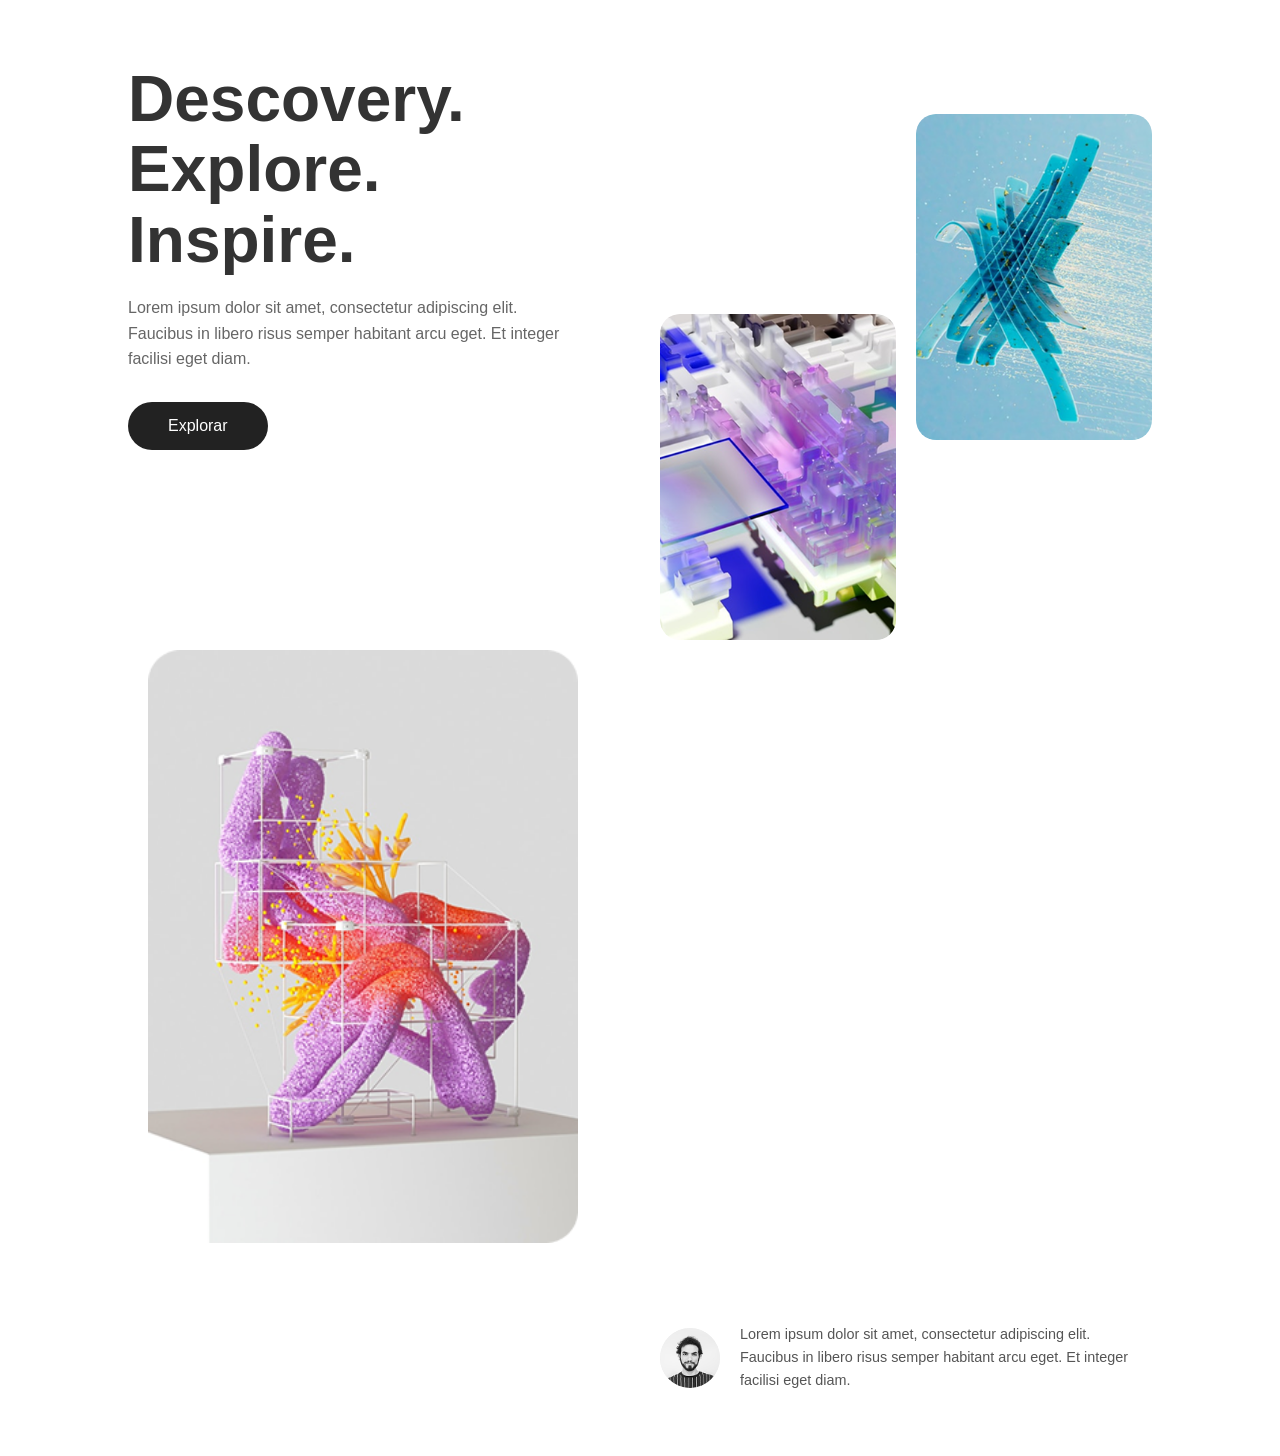
<file: landing#12/index.html>
<!DOCTYPE html>
<html lang="es">
<head>
    <meta charset="UTF-8">
    <meta name="viewport" content="width=device-width, initial-scale=1.0">
    <title>Descubre, Explora, Inspira</title>
    <link rel="stylesheet" href="css/estilo.css">
</head>
<body>

    <main class="contenedor-principal">
        <section class="seccion-hero">
            <h1 class="titulo-principal">Descovery.<br>Explore.<br>Inspire.</h1>
            <p class="descripcion">
                Lorem ipsum dolor sit amet, consectetur adipiscing elit. Faucibus in libero risus semper habitant arcu eget. Et integer facilisi eget diam.
            </p>
            <button class="boton-explorar">Explorar</button>
            <div class="tarjeta-imagen tarjeta-3">
                <img src="imagenes/adstracto3.png" alt="Arte abstracto 3">
            </div>
        </section>

        <section class="galeria-imagenes">
            <div class="tarjeta-imagen tarjeta-1">
                <img src="imagenes/adstracto1.png" alt="Arte abstracto 1">
            </div>
            <div class="tarjeta-imagen tarjeta-2">
                <img src="imagenes/abstracto2.png" alt="Arte abstracto 2">
            </div>
        
        </section>

        <section class="seccion-autor">
            <div class="perfil-autor">
                <img src="imagenes/Ellipse 2.png" alt="Avatar del autor" class="avatar">
                <p class="texto-autor">
                    Lorem ipsum dolor sit amet, consectetur adipiscing elit. Faucibus in libero risus semper habitant arcu eget. Et integer facilisi eget diam.
                </p>
            </div>
        </section>
    </main>

</body>
</html>
</file>
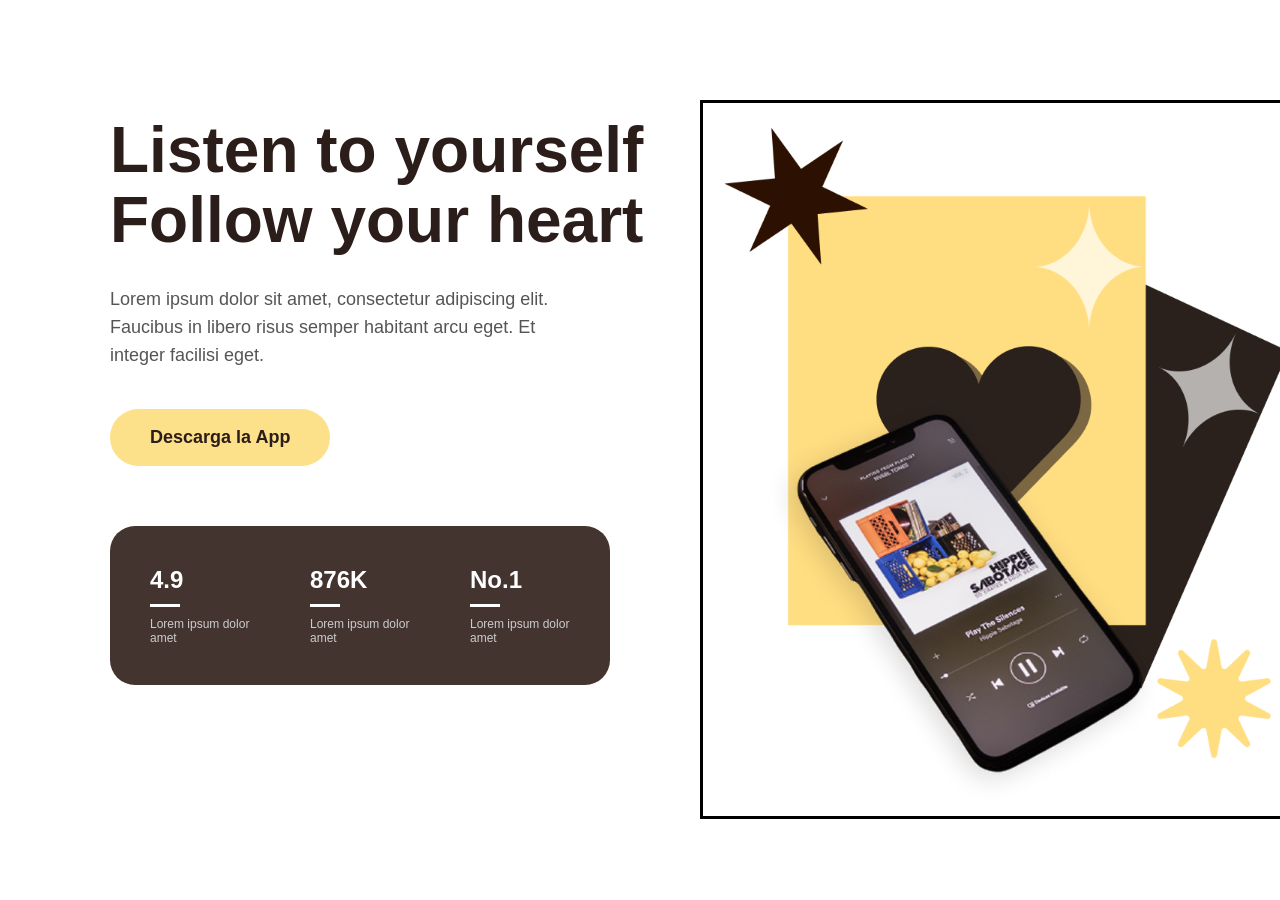
<file: landing#14/index.html>
<!DOCTYPE html>
<html lang="es">
<head>
    <meta charset="UTF-8">
    <meta name="viewport" content="width=device-width, initial-scale=1.0">
    <title>pagina14</title>
    <link rel="stylesheet" href="css/estilo.css">
</head>
<body>

    <main class="contenedor-principal">
        
        <section class="seccion-info">
            <h1 class="titulo-hero">Listen to yourself<br>Follow your heart</h1>
            <p class="texto-descripcion">
                Lorem ipsum dolor sit amet, consectetur adipiscing elit. Faucibus in libero risus semper habitant arcu eget. Et integer facilisi eget.
            </p>
            
            <button class="boton-descarga">Descarga la App</button>

            <div class="contenedor-estadisticas">
                <div class="dato">
                    <span class="numero">4.9</span>
                    <div class="linea-separadora"></div>
                    <p class="subtexto">Lorem ipsum dolor amet</p>
                </div>
                <div class="dato">
                    <span class="numero">876K</span>
                    <div class="linea-separadora"></div>
                    <p class="subtexto">Lorem ipsum dolor amet</p>
                </div>
                <div class="dato">
                    <span class="numero">No.1</span>
                    <div class="linea-separadora"></div>
                    <p class="subtexto">Lorem ipsum dolor amet</p>
                </div>
            </div>
        </section>

        <section class="seccion-visual">
            <img src="imagenes/Image area.png" alt="imagen de el area completa " class="imagen-fondo">   
        </section>

    </main>

</body>
</html>
</file>
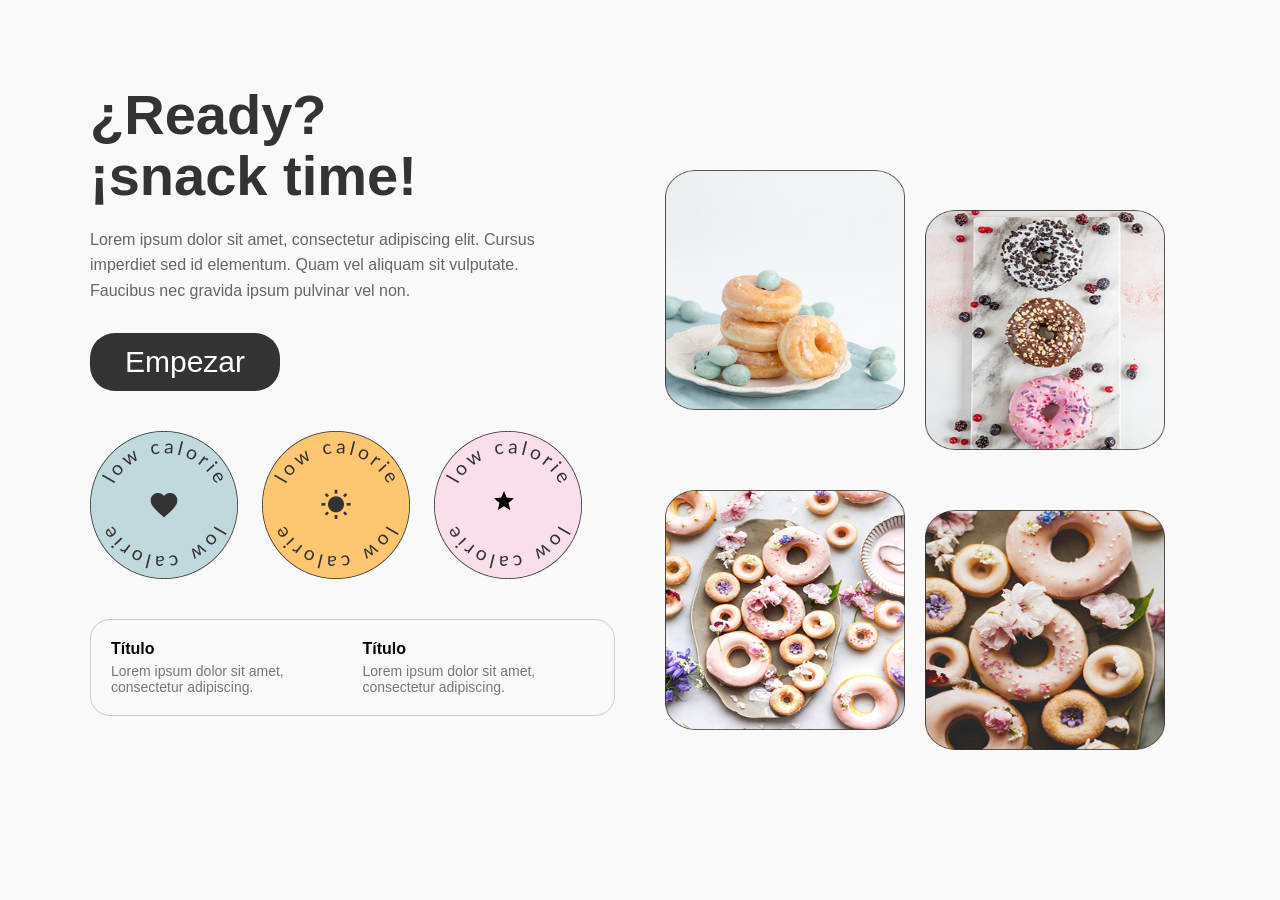
<file: landing#33/index.html>
<!DOCTYPE html>
<html lang="es">
<head>
    <meta charset="UTF-8">
    <meta name="viewport" content="width=device-width, initial-scale=1.0">
    <title>documento</title>
    <link rel="stylesheet" href="css/style.css">
</head>
<body>

    <main class="contenedor-principal">
        
        <section class="contenido-texto">
            <h1 class="titulo-principal">¿Ready?<br>¡snack time!</h1>
            <p class="descripcion">
                Lorem ipsum dolor sit amet, consectetur adipiscing elit. Cursus imperdiet sed id elementum. Quam vel aliquam sit vulputate. Faucibus nec gravida ipsum pulvinar vel non.
            </p>
            
            <button class="boton-inicio">Empezar</button>

            <div class="contenedor-sellos">
                <img src="imagenes/Circles.png" alt="circulos de calorias">
            </div>

            <div class="caja-detalles">
                <div class="detalle-item">
                    <h3>Título</h3>
                    <p>Lorem ipsum dolor sit amet, consectetur adipiscing.</p>
                </div>
                <div class="detalle-item">
                    <h3>Título</h3>
                    <p>Lorem ipsum dolor sit amet, consectetur adipiscing.</p>
                </div>
            </div>
        </section>

        <section class="galeria-imagenes">
            <div class="cuadro-imagen img-1"><img src="imagenes/Frame 14390.png" alt="Dona 1"></div>
            <div class="cuadro-imagen img-2"><img src="imagenes/Frame 14392.png" alt="Dona 2"></div>
            <div class="cuadro-imagen img-3"><img src="imagenes/Frame 14393.png" alt="Dona 3"></div>
            <div class="cuadro-imagen img-4"><img src="imagenes/Frame 14395.png" alt="Dona 4"></div>
        </section>

    </main>

</body>
</html>
</file>
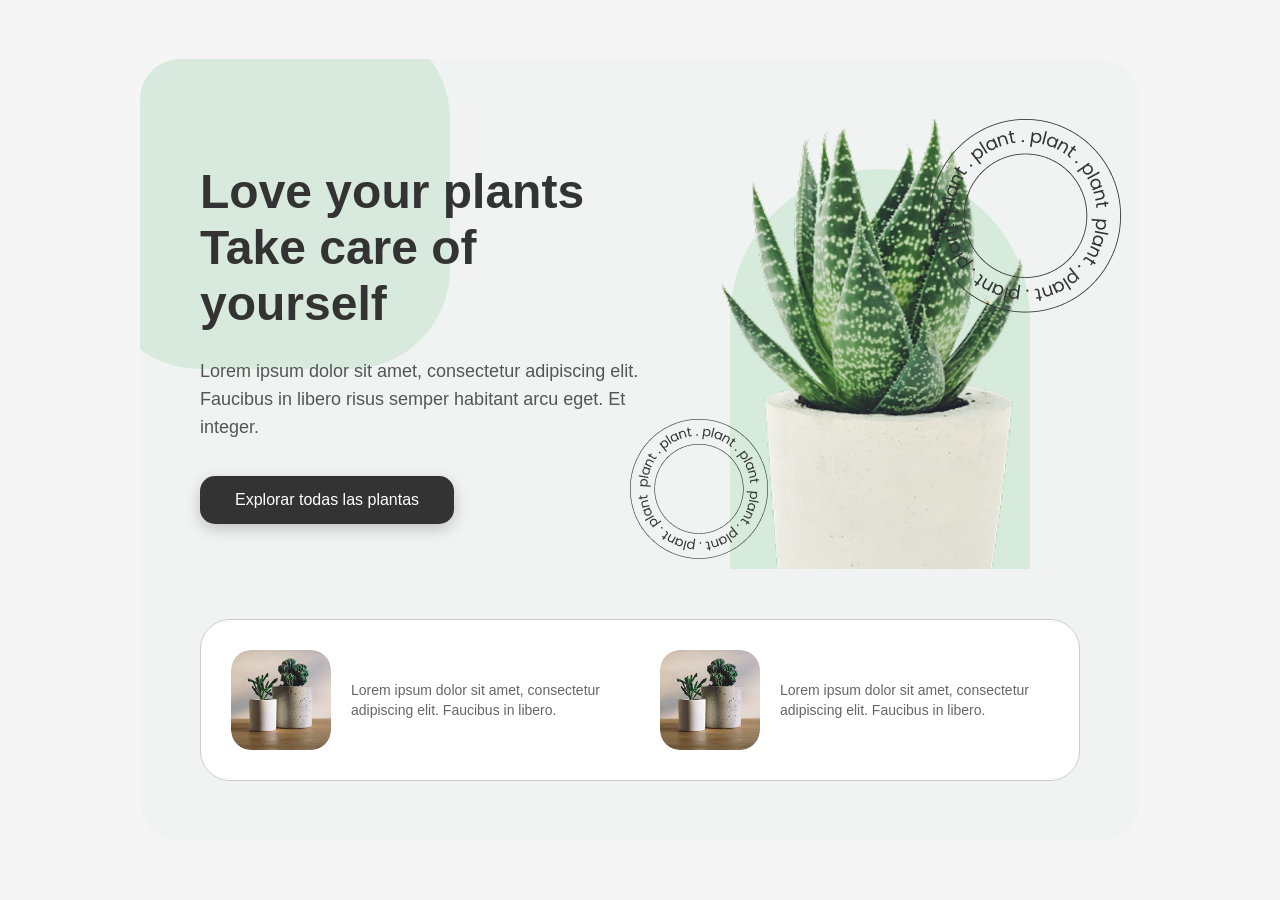
<file: landing#40/index.html>
<!DOCTYPE html>
<html lang="es">
<head>
    <meta charset="UTF-8">
    <meta name="viewport" content="width=device-width, initial-scale=1.0">
    <title>Landing Page Plantas</title>
    <link rel="stylesheet" href="css/estilo.css">
</head>
<body>

    <main class="contenedor-landing">
        
        <section class="seccion-hero">
            <div class="forma-decorativa-verde"></div>

            <div class="contenido-izquierda">
                <h1 class="titulo-principal">Love your plants
Take care of yourself</h1>
                <p class="texto-descripcion">
                    Lorem ipsum dolor sit amet, consectetur adipiscing elit. Faucibus in libero risus semper habitant arcu eget. Et integer.
                </p>
                <button class="boton-explorar">Explorar todas las plantas</button>
            </div>

            <div class="contenido-derecha">
                <div class="arco-fondo"></div>
                <img src="imagenes/matera.png" alt="Planta principal" class="imagen-planta-hero">
                
                <div class="sello-plant sello-pos-1">
                    <img src="imagenes/Font circle.png" alt="">
                </div>
                <div class="sello-plant sello-pos-2"><img src="imagenes/Font cirlce.png" alt=""></div>
            </div>
        </section>

        <footer class="barra-inferior">
            <div class="tarjeta-planta">
                <img src="imagenes/Rectangle 71 (1).png" alt="Planta 1" class="img-miniatura">
                <p class="texto-miniatura">Lorem ipsum dolor sit amet, consectetur adipiscing elit. Faucibus in libero.</p>
            </div>
            <div class="tarjeta-planta">
                <img src="imagenes/Rectangle 71 (1).png" alt="Planta 2" class="img-miniatura">
                <p class="texto-miniatura">Lorem ipsum dolor sit amet, consectetur adipiscing elit. Faucibus in libero.</p>
            </div>
        </footer>

    </main>

</body>
</html>
</file>
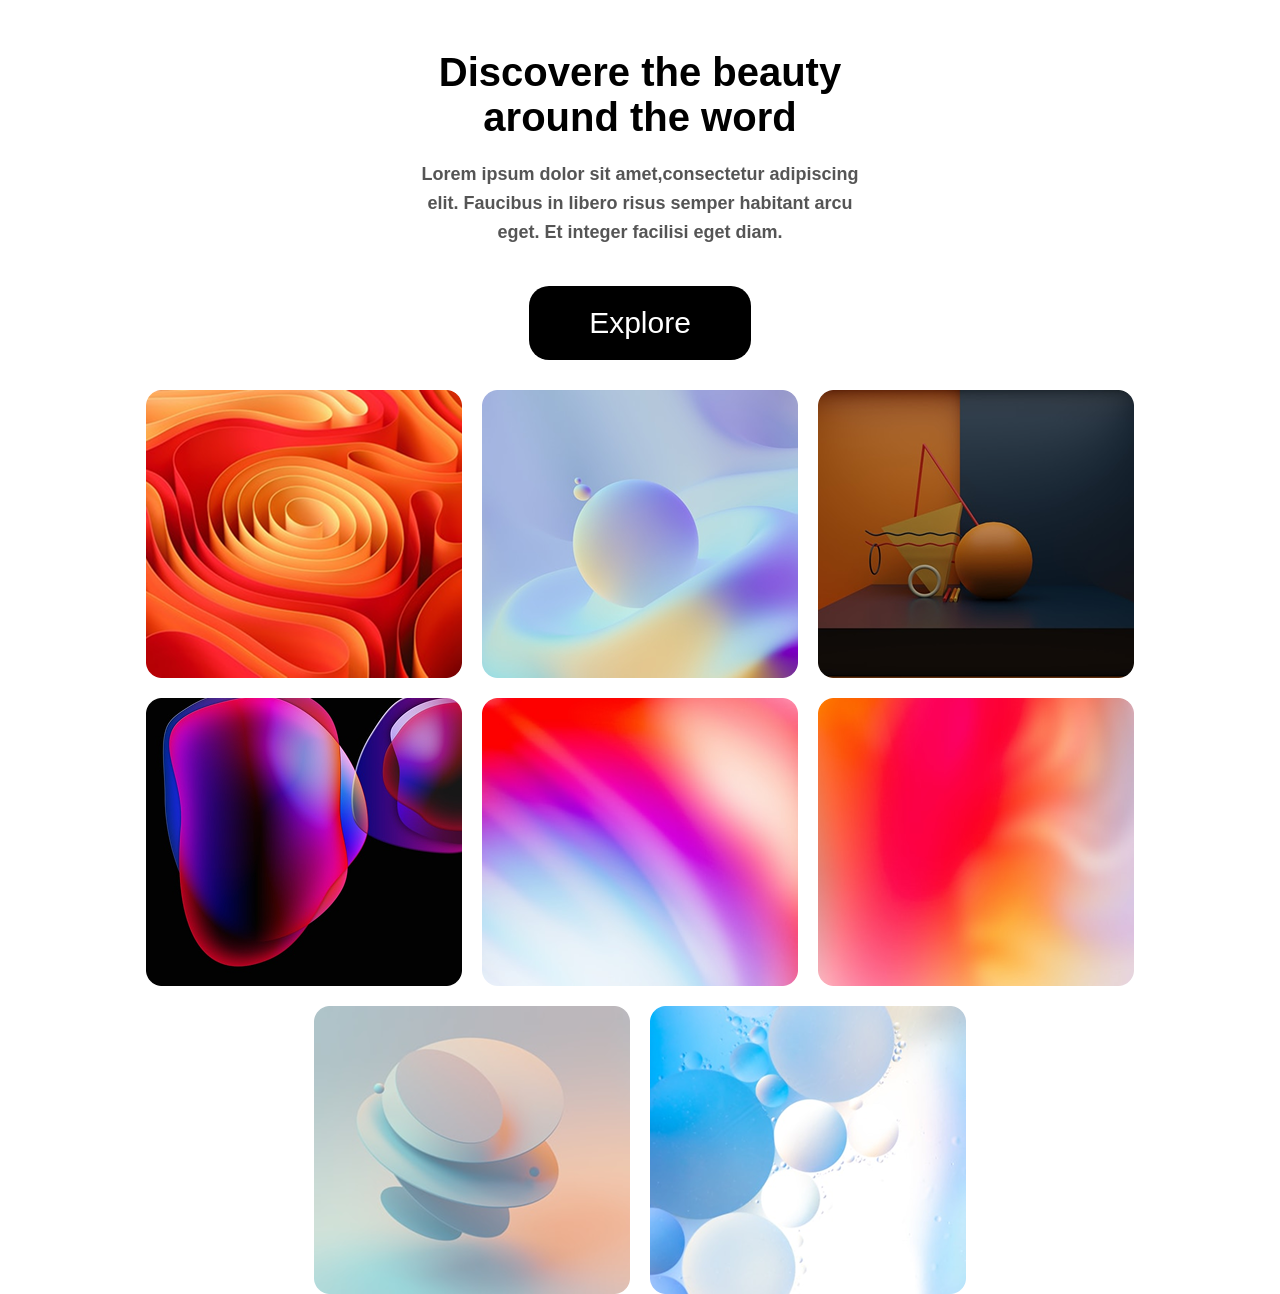
<file: landing1/index.html>
<!DOCTYPE html>
<html>
<head>
    <meta charset="utf-8">
    <title>principal|landing#1</title>
    <link rel="stylesheet" href="css/master.css">
</head>
<body>
    <h1 class="titulo">
        Discovere the beauty <br> 
        around the word </h1>
        <h2 class="descripcion">
        Lorem ipsum dolor sit amet,consectetur adipiscing <br> 
        elit. Faucibus in libero risus semper habitant arcu <br>
        eget. Et integer facilisi eget diam.
        </h2>

    <div class="contenedor-botton">
        <button class="boton">Explore</button>
    </div>

    <div class="header-content"></div>

    <div class="galeria-fotos">
    <img src="media/img-1.png" alt="imagen">
    <img src="media/img-2.png" alt="imagen">
    <img src="media/img-3.png" alt="imagen">
    <img src="media/img-4.png" alt="imagen">
    <img src="media/img-5.png" alt="imagen">
    <img src="media/img-6.png" alt="imagen">
    <img src="media/img-7.png" alt="imagen">
    <img src="media/img-8.png" alt="imagen">
    </div>
 
</body>
</html>
</file>
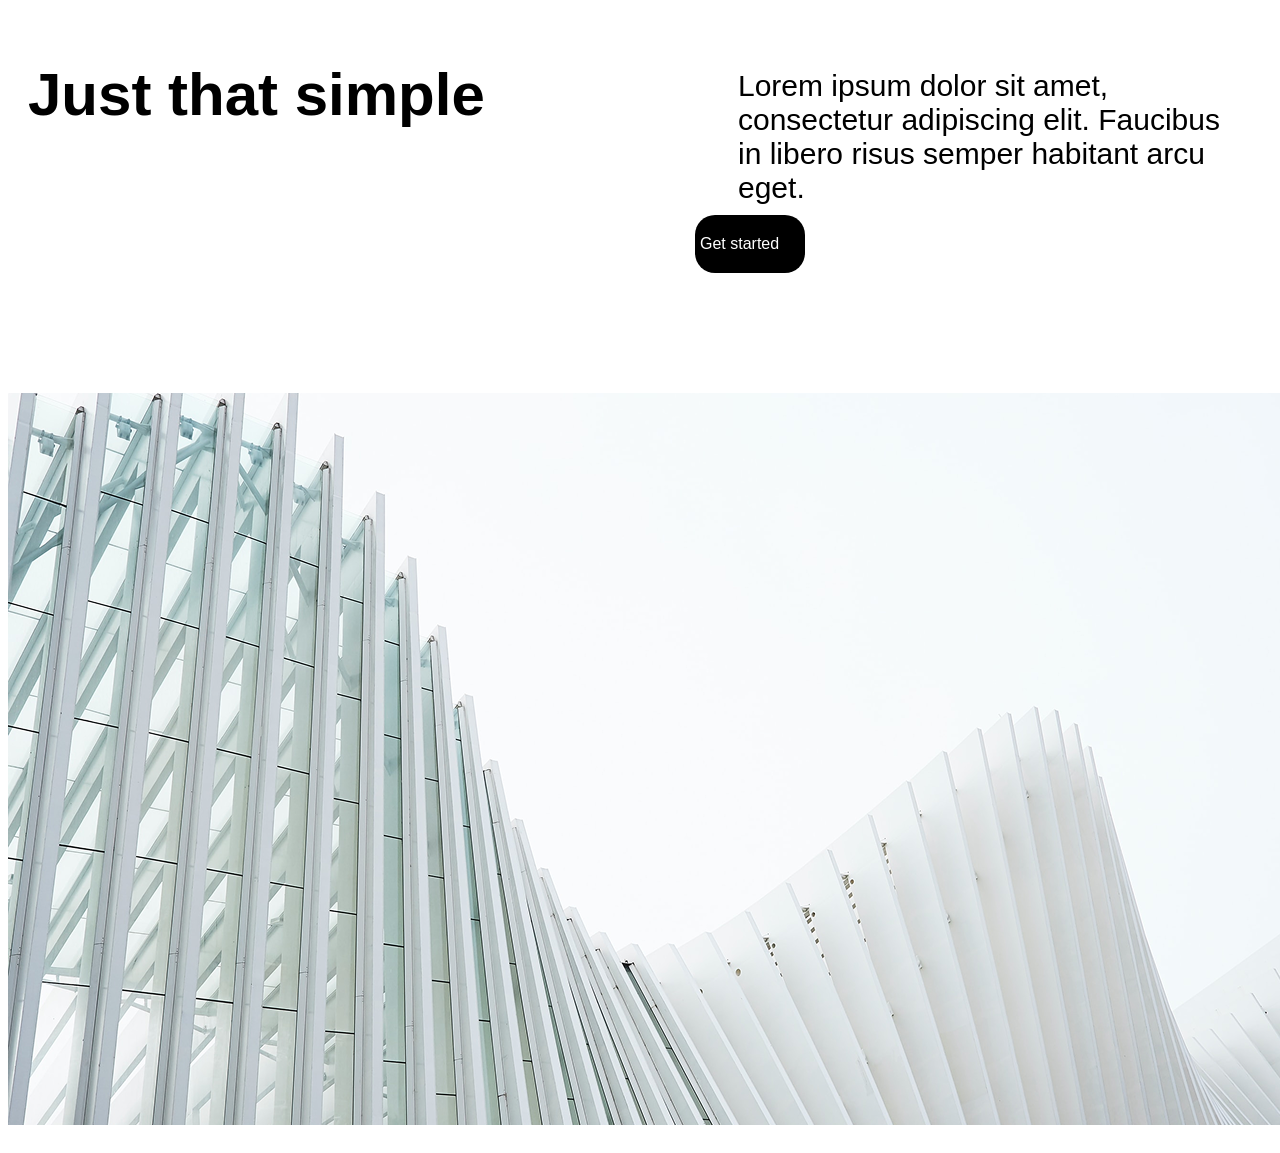
<file: landing#3/landing3.html>
<!DOCTYPE html>
<html lang="es">
    <head>
        <meta charset="utf-8">
        <title>landin3</title>
        <link rel="stylesheet" href="css/landing3.css">
        <meta name="viewport" content="width=device-width, initial-scale=1.0">
    </head>
    <body>
        <h1 class="titulo3">Just that simple</h1>
        <p class="parrafo3">Lorem ipsum dolor sit amet, consectetur adipiscing elit. Faucibus in libero risus semper habitant arcu eget.</p>
        <div class="contenedorboton3">
            <div class="boton3">Get started</div>
        </div>
        <div class="contenedorImagen3">
            <div class="imagen3"><img src="imagenes/hero Image.png" alt="">
            </div>
        </div>
    </body>
</html>
</file>
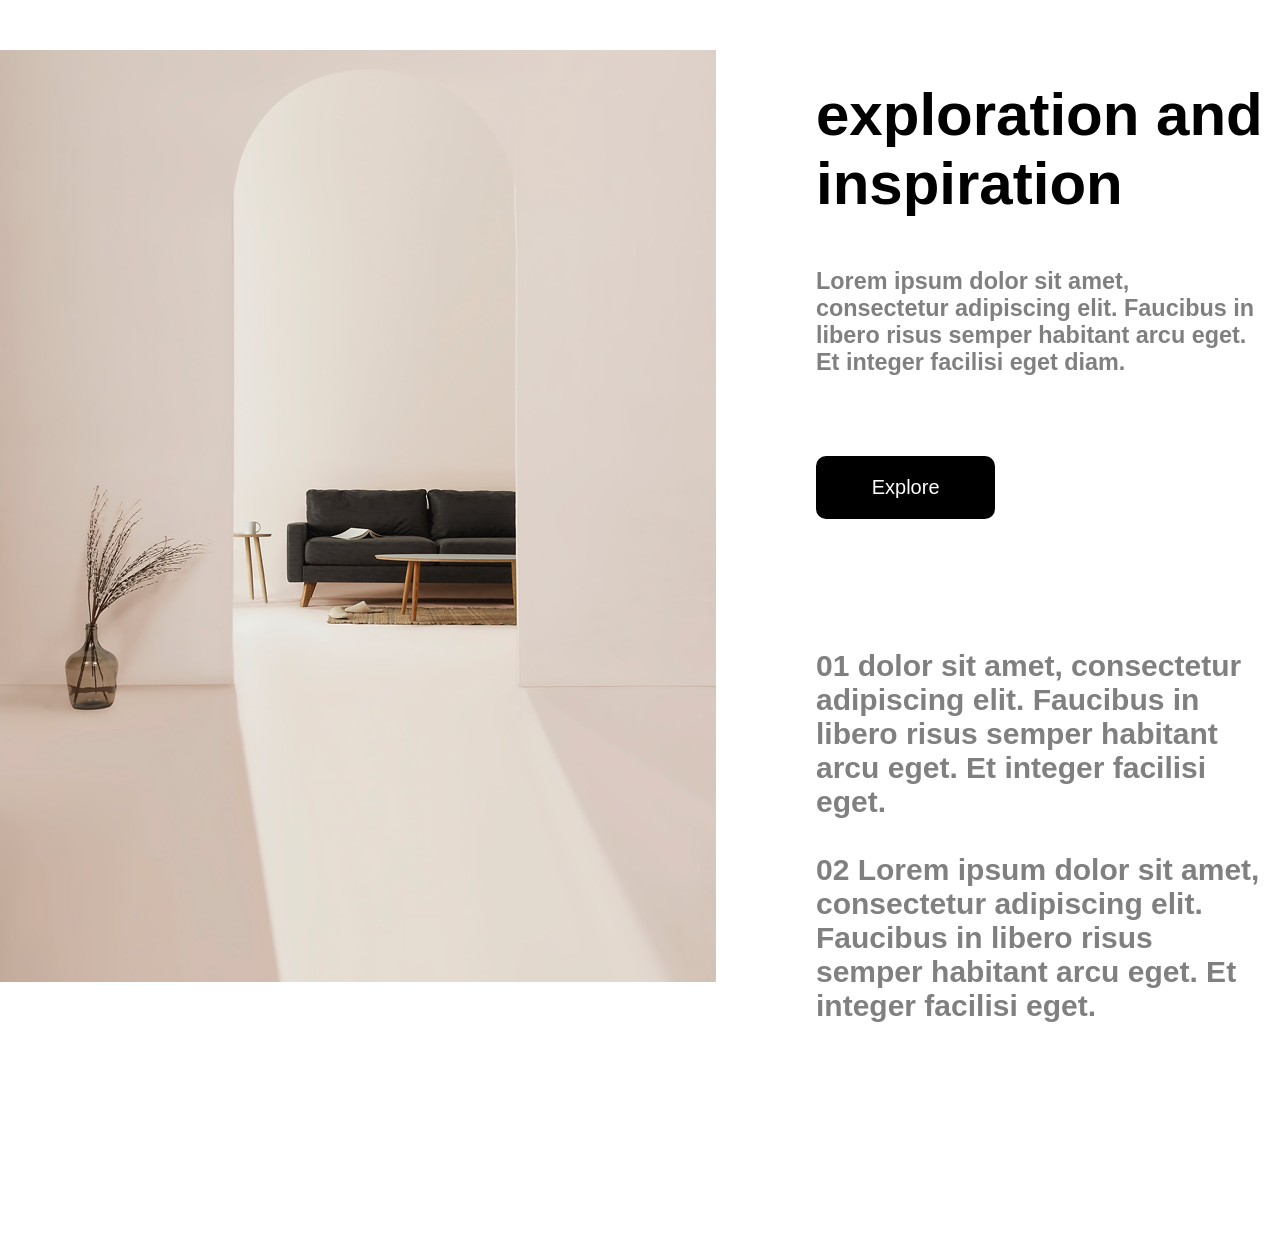
<file: landing#4/landin4.html>
<!DOCTYPE html>
<html lang="es">
    <head>
        <meta charset="utf-8">
        <title>landing4</title>
        <link rel="stylesheet" href="css/landing4.css">
        <meta name="viewport" content="width=device-width,initial-scale=1.0">
    </head>
    <body>
        <div class="contenedorprincipal4">
            <div class="contenedorimagen4">
                <div class="imagen4"><img src="imagenes/imagen1.png" alt=""></div>
            </div>

            <div class="contenedor2">
                    <div class="title4">
                        <h1>exploration and inspiration</h1>
                    </div>
                    <div class="parrafo4">
                        <h3>Lorem ipsum dolor sit amet, consectetur adipiscing elit. Faucibus in libero risus semper habitant arcu eget. Et integer facilisi eget diam. </h3>
                    </div>
                    <div class="contboton">
                        <div class="boton4">Explore</div>
                    </div>
                    <div class="contenedor0102"> 
                        <div class="h01">
                            <h4>01 dolor sit amet, consectetur adipiscing elit. Faucibus in libero risus semper habitant arcu eget. Et integer facilisi eget.</h4> 
                            <br>
                            <h4>02 Lorem ipsum dolor sit amet, consectetur adipiscing elit. Faucibus in libero risus semper habitant arcu eget. Et integer facilisi eget.</h4>
                        </div>
                    </div>            
            </div>
        </div>
    </body>
</html>
</file>
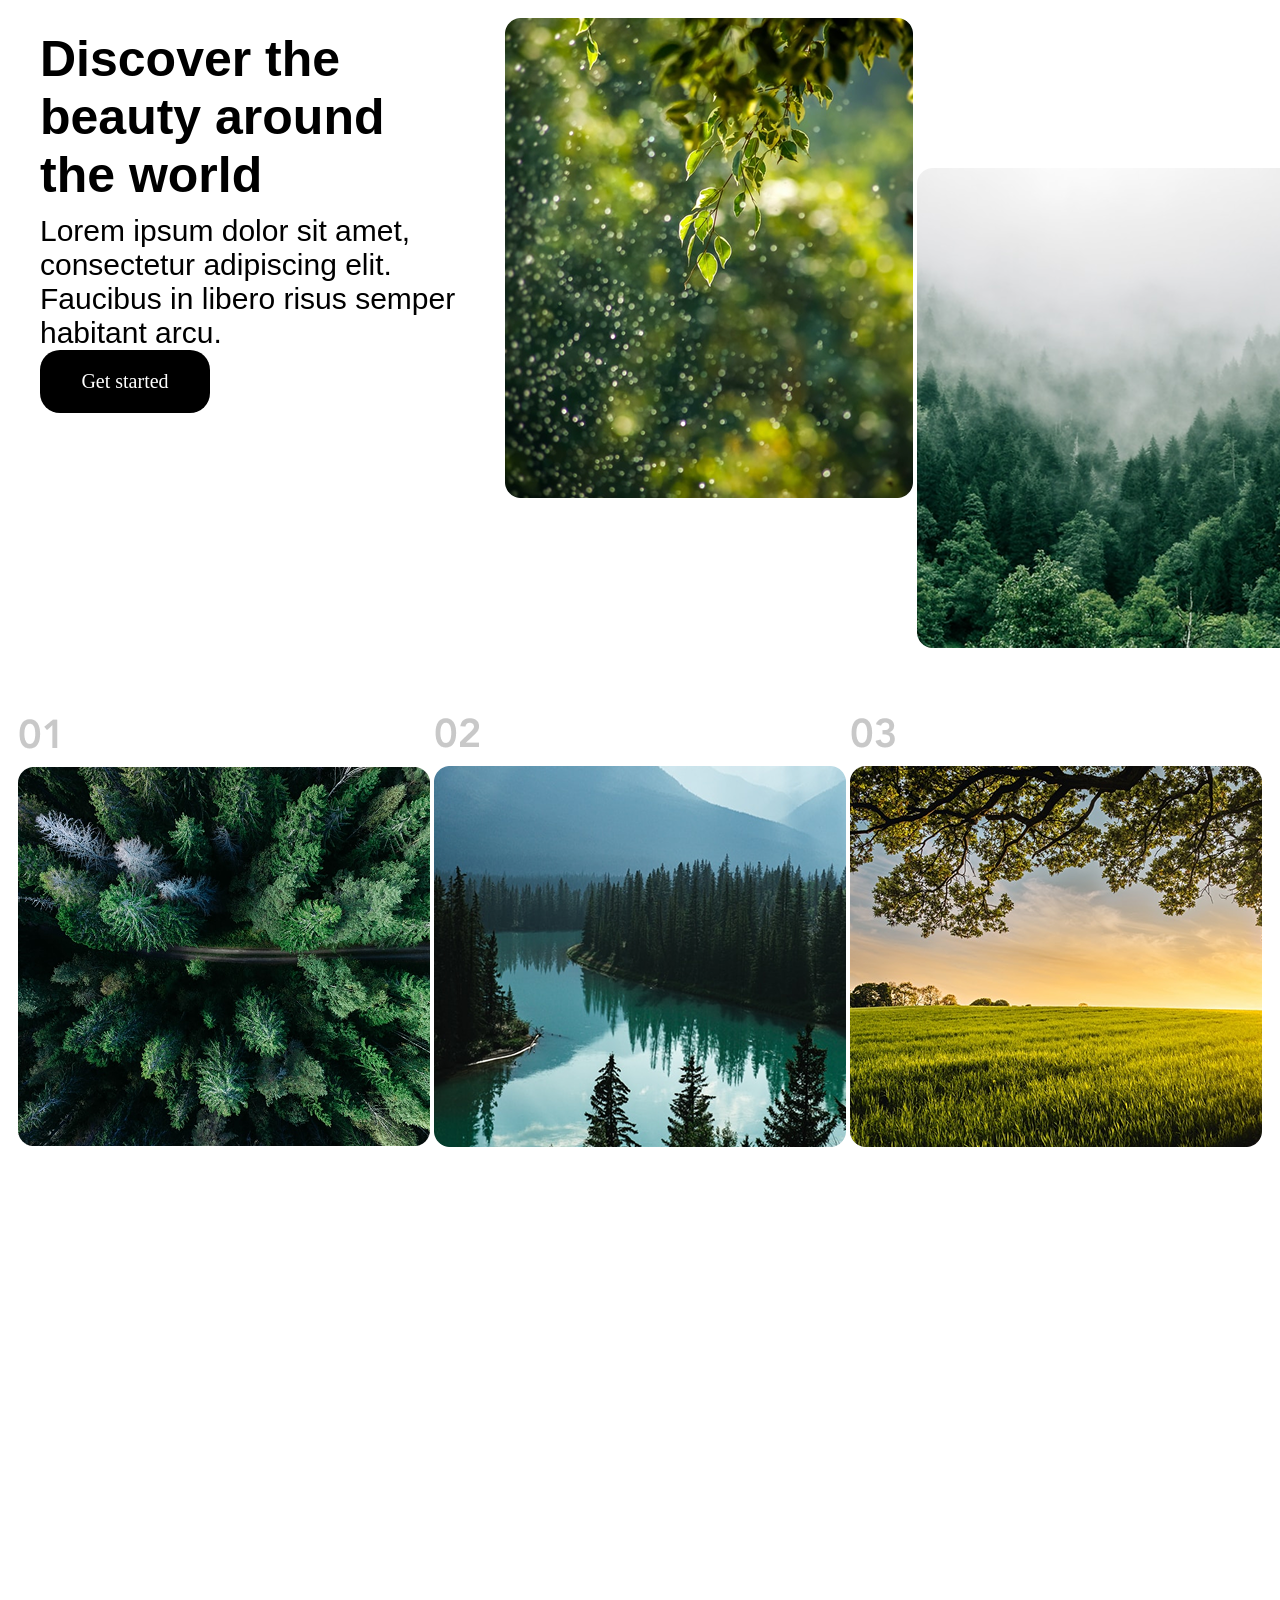
<file: landing2/index2.html>
<!DOCTYPE html>
<html>
    <head>
        <meta charset="utf-8">
        <title>Landinpague2</title>
        <link rel="stylesheet" href="css/landingpage2.css">
    </head>
    <body>
        <h1 class="titulo2">
            Discover the <br>
            beauty around <br>
            the world
        </h1> 
        <p class="descripcion2">
            Lorem ipsum dolor sit amet, <br>
            consectetur adipiscing elit. <br>
            Faucibus in libero risus semper <br>
             habitant arcu.
        </p>

        <div class="contenedor-botton2">
            <div class="boton2">Get started</div>
        </div>
         <div class="contenedorimagenesarriba">
            <div class="imagenesarriba">
                <img src="imagenes/Image left.png" alt="" class="imagenarriba">
                <img src="imagenes/Image right.png" alt="" class="imagenabajo">
            </div>
        </div>
        
        <div class="contenedorimagenabajo">
            <div class="imagenesabajo">
                <img src="imagenes/Frame 14155.png" alt="hola">
                <img src="imagenes/Frame 14156.png" alt="">
                <img src="imagenes/Frame 14157.png" alt="">
            </div>
        </div>
       


    </body>
</html>
</file>
<file: landing#12/css/estilo.css>
/* Configuración General */
* {
    margin: 0;
    padding: 0;
    box-sizing: border-box;
    font-family: 'Segoe UI', Tahoma, Geneva, Verdana, sans-serif;
}

body {
    background-color: #ffffff;
    color: #333;
    line-height: 1.6;
    padding: 5% 10%;
}

.contenedor-principal {
    display: grid;
    grid-template-columns: 1fr 1fr;
    gap: 40px;
    align-items: start;
    border: #222;
}

/* Sección Hero */
.seccion-hero {
    max-width: 450px;
}

.titulo-principal {
    font-size: 4rem;
    font-weight: 800;
    line-height: 1.1;
    margin-bottom: 20px;
}

.descripcion {
    color: #666;
    margin-bottom: 30px;
}

.boton-explorar {
    background-color: #222;
    color: white;
    padding: 15px 40px;
    border: none;
    border-radius: 30px;
    font-size: 1rem;
    cursor: pointer;
    transition: 0.3s;
}

.boton-explorar:hover {
    background-color: #444;
}

/* Galería de Imágenes - Layout Asimétrico */
.galeria-imagenes {
    display: grid;
    grid-template-columns: repeat(2, 1fr);
    gap: 20px;
    position: relative;
}

.tarjeta-imagen img {
    width: 100%;
    border-radius: 20px;
    display: block;
    object-fit: cover;
}

/* Posicionamiento de las imágenes para el efecto visual */
.tarjeta-1 {
    grid-column: 1;
    margin-top: 250px; /* Desplazada hacia abajo */
}

.tarjeta-2 {
    grid-column: 2;
    margin-top: 50px;
    margin-right: px;
}

.tarjeta-3 {
    grid-column: 2;
    margin-top: 200px; 
    margin-left: 20px;
}


.seccion-autor {
    grid-column: 2;
    margin-top: 40px;
}

.perfil-autor {
    display: flex;
    align-items: center;
    gap: 20px;
}

.avatar {
    width: 60px;
    height: 60px;
    border-radius: 50%;
    background-color: #eee;
}

.texto-autor {
    font-size: 0.9rem;
    color: #555;
    max-width: 400px;
}

/* Responsivo para móviles y tablets */
@media (max-width: 900px) {
    .contenedor-principal {
        grid-template-columns: 1fr;
    }

    body {
        padding: 20px;
    }

    .seccion-hero {
        text-align: center;
        margin: 0 auto 50px;
    }

    .galeria-imagenes {
        grid-template-columns: 1fr; 
    }

    .tarjeta-1, .tarjeta-2, .tarjeta-3 {
        margin-top: 0;
    }

    .seccion-autor {
        grid-column: 1;
    }
}
</file>
<file: landing#14/css/estilo.css>
* {
    margin: 0px;
    padding: 0px;
    box-sizing: border-box;
    font-family: 'Arial', sans-serif;
}

body {
    background-color: #ffffff;
    display: flex;
    justify-content: center;
    align-items: center;
    min-height: 800px;
    padding: 50px;
}

.contenedor-principal {
    display: grid;
    grid-template-columns: 550px 500px; /* Layout de dos columnas principales */
    gap: 10px;
    max-width: 1100px;
    align-items: center;
}

/* --- SECCIÓN DE TEXTO --- */
.titulo-hero {
    font-size: 64px;
    color: #2b1d19; /* Tono marrón oscuro del diseño */
    font-weight: 800;
    top: 50px;
    line-height: 1.1;
    margin-bottom: 30px;
}

.texto-descripcion {
    font-size: 18px;
    color: #555555;
    line-height: 28px;
    margin-bottom: 40px;
    max-width: 480px;
}

.boton-descarga {
    background-color: #fde08a; /* Amarillo suave */
    color: #2b1d19;
    padding: 18px 40px;
    border: none;
    border-radius: 40px;
    font-size: 18px;
    font-weight: bold;
    cursor: pointer;
    margin-bottom: 60px;
}

/* Tarjeta de Estadísticas */
.contenedor-estadisticas {
    background-color: #433430; /* Marrón oscuro */
    border-radius: 25px;
    padding: 40px;
    display: flex;
    justify-content: space-between;
    width: 500px;
}

.dato {
    text-align: left;
    color: #ffffff;
}

.numero {
    font-size: 24px;
    font-weight: bold;
    display: block;
}

.linea-separadora {
    width: 30px;
    height: 3px;
    background-color: #ffffff;
    margin: 10px 0px;
}

.subtexto {
    font-size: 12px;
    color: #cccccc;
    max-width: 100px;
}

.seccion-visual {
    position: relative;
    height: 600px;
}

.imagen-fondo {
    position: absolute;
    width: 600px;
    height: auto;
    top: 00px;
    left: 30px;
    border: solid;
}

/* --- RESPONSIVO --- */
@media (max-width: 1000px) {
    .contenedor-principal {
        grid-template-columns: 100%;
        text-align: center;
        padding-top: 50px;
    }

    .texto-descripcion, .contenedor-estadisticas {
        margin: 0 auto 40px auto;
    }

    .seccion-visual {
        height: 700px;
        display: flex;
        justify-content: center;
    }
}
</file>
<file: landing#33/css/style.css>
* {
    margin: 0;
    padding: 0;
    box-sizing: border-box;
    font-family: 'Segoe UI', Tahoma, Geneva, Verdana, sans-serif;
}
body {
    background-color: #f9f9f9;
    display: flex;
    justify-content: center;
    align-items: center;
    min-height: 800px;
    padding: 20px;
}
.contenedor-principal {
    display: grid;
    grid-template-columns: 1fr 1fr;
    gap: 50px;
    max-width: 1100px;
    align-items: center;
}

.titulo-principal {
    font-size: 56px;
    color: #333;
    line-height: 1.1;
    margin-bottom: 20px;
}
.descripcion {
    color: #666;
    line-height: 1.6;
    margin-bottom: 30px;
    max-width: 450px;
}
.boton-inicio {
    background-color: #333;
    color: white;
    padding: 12px 35px;
    border: none;
    border-radius: 25px;
    font-size: 30px;
    cursor: pointer;
    margin-bottom: 40px;
}


.contenedor-sellos {
    display: flex;
    gap: 20px;
    margin-bottom: 40px;
}

.caja-detalles {
    display: flex;
    gap: 20px;
    border: 1px solid #ccc;
    border-radius: 20px;
    padding: 20px;
}   
.detalle-item h3 {
    font-size: 16px;
    margin-bottom: 5px;
}

.detalle-item p {
    font-size: 14px;
    color: #777777;
}
.galeria-imagenes {
    display: grid;
    grid-template-columns: 240px 240px;
    grid-template-rows: 240px 240px;
    gap: 20px;
}
.cuadro-imagen img {
    width: 240px;
    height: 240px;
    display: block;
}
.img-1 { grid-column: 1; 
    margin-top: 20px;  }
.img-2 { grid-column: 2;  
    margin-top: 60px;
margin-bottom: 20px; } 
.img-3 { grid-column: 1; 
    margin-top: 80px;
margin-bottom: 20px; }
.img-4 { grid-column: 2;  
    margin-top: 100px;
margin-bottom: 20px; }


@media (max-width: 900px) {
    .contenedor-principal {
        grid-template-columns: 350px;
        justify-content: center;
        text-align: center;
    }

    .descripcion, .caja-detalles {
        margin-left: auto;
        margin-right: auto;
    }

    .galeria-imagenes {
        grid-template-columns: 160px 160px; 
        justify-content: center;
    }
    
    .cuadro-imagen, .cuadro-imagen img {
        width: 160px;
        height: 160px;
    }

    .img-1, .img-4 { margin-top: 0px; }
}
</file>
<file: landing#40/css/estilo.css>
/* Configuración General */
* {
    margin: 0px;
    padding: 0px;
    box-sizing: border-box;
    font-family: 'Helvetica', Arial, sans-serif;
}

body {
    background-color: #f5f5f5;
    display: flex;
    justify-content: center;
    align-items: center;
    min-height: 100vh;
    padding: 20px;
}

.contenedor-landing {
    width: 1000px;
    background-color: #f0f3f1; /* Color de fondo grisáceo claro de la imagen */
    border-radius: 40px;
    padding: 60px;
    position: relative;
    overflow: hidden;
}

/* --- SECCIÓN HERO --- */
.seccion-hero {
    display: flex;
    justify-content: space-between;
    align-items: center;
    margin-bottom: 50px;
    position: relative;
}

.contenido-izquierda {
    width: 450px;
    z-index: 2;
}

.titulo-principal {
    font-size: 48px;
    color: #333333;
    line-height: 56px;
    margin-bottom: 25px;
}

.texto-descripcion {
    font-size: 18px;
    color: #555555;
    line-height: 28px;
    margin-bottom: 35px;
}

.boton-explorar {
    background-color: #333333;
    color: #ffffff;
    padding: 15px 35px;
    border: none;
    border-radius: 15px;
    font-size: 16px;
    cursor: pointer;
    box-shadow: 0px 5px 15px rgba(0,0,0,0.2);
}

.contenido-derecha {
    position: relative;
    width: 400px;
    height: 450px;
    display: flex;
    justify-content: center;
    align-items: flex-end;
}

.arco-fondo {
    position: absolute;
    bottom: 0px;
    width: 300px;
    height: 400px;
    background-color: #D6EBDC; 
    border-radius: 150px 150px 0px 0px; 
    z-index: 1;
}

.imagen-planta-hero {
    width: 320px;
    height: 450px;
    z-index: 2;
    position: relative;
}


.forma-decorativa-verde {
    position: absolute;
    top: -100px;
    left: -100px;
    width: 350px;
    height: 350px;
    background-color: #c9e4d1;
    border-radius: 100px;
    z-index: 1;
    opacity: 0.6;
}

.sello-plant {
    position: absolute;
    left: 250px;
    z-index: 3;
    background-size: contain;
}

.sello-pos-1 { top: 00px; right: -30px; }
.sello-pos-2 { bottom: 100px; left: -50px; top: 300px; }


.barra-inferior {
    background-color: #ffffff;
    border: 1px solid #cccccc;
    border-radius: 30px;
    padding: 30px;
    display: flex;
    gap: 40px;
}

.tarjeta-planta {
    display: flex;
    align-items: center;
    gap: 20px;
    flex: 1;
}

.img-miniatura {
    width: 100px;
    height: 100px;
    border-radius: 20px;
    object-fit: cover;
}

.texto-miniatura {
    font-size: 14px;
    color: #666666;
    line-height: 20px;
}

@media (max-width: 900px) {
    .contenedor-landing {
        width: 100%;
        padding: 30px;
    }
    .seccion-hero {
        flex-direction: column;
        text-align: center;
    }
    .contenido-izquierda, .contenido-derecha {
        width: 100%;
    }
    .barra-inferior {
        flex-direction: column;
    }
}
</file>
<file: landing1/css/master.css>
.titulo{
    text-align: center;
    font-family: sans-serif;
    font-size: 40px;
    margin-top: 50px;
    margin-bottom: 20px;
    width: 100%;
}
.descripcion{
    text-align: center;
    font-family: sans-serif;
    max-width: 700px;
    margin: auto;
    font-size: 18px;
    color: #555;
    line-height: 1.6;
    margin-bottom: 40px;

}

.contenedor-botton {
    display: flex;
    justify-content: center;
    align-items: center;
    margin-bottom: 20px;
    width: 100%;
    }

.boton{
    background-color: black;
    border: none;
    color: white;
    padding: 20px 60px;
    text-align: center;
    font-size: 30px;
    border-radius: 20px;
    cursor: pointer;

}

.header-content{
    text-align: center;
    padding: 10px ;
    padding-bottom: 0%;
}

.galeria-fotos{
    display: flex;
    flex-wrap: wrap;
    justify-content: center;
    margin: auto;
    padding-top: 0%;
    margin-top: 0;
    height: 100px;
    max-width: 1500px;
    gap: 20px;
    padding-bottom: 30%;

}
</file>
<file: landing#3/css/landing3.css>
.titulo3{
    display: flex;
    font-family: Arial, Helvetica, sans-serif;
    font-size: 60px;
    padding: 20px;
}
.parrafo3{
    display: flex;
    font-size: 30px;
    font-family: Arial, Helvetica, sans-serif;
    padding: 10px 40px ;
    margin-left: 690px;
    margin-top: -130px;
    text-align:left;
    max-width: 100%;
}
.contenedorboton3{
    display: flex;
    justify-content: center;
    margin-bottom: 20px;
    width: 100%;
}

.boton3{
    display: flex;
    background-color: black;
    color: white;
    padding: 20px 5px;
    text-align: center;
    font-family: Arial, Helvetica, sans-serif;
    margin-top: -30px;
    margin-left: 220px;
    width: 100px;
    border-radius: 20px;
}
.contenedorImagen3{
    display: flex;
    justify-content: center;
    margin-top: 100px;
    width: 100%;

}
.imagen3{
    display: flex;
    padding: 20px 10px;
    width: 100%;

}
</file>
<file: landing#4/css/landing4.css>
*{
    box-sizing: border-box;
    margin: 0;
    padding: 0;
}
.body{
    font-family: Arial, Helvetica, sans-serif;
    padding: 20px;
    min-height: 100vh;
}
.contenedorprincipal4{
    display: flex;
    gap: 20px; 
    max-width: 1000px;
    min-width: 100%;

}
.contenedorimagen4{
    display: flex;
    margin-top: 50px;
}
.contenedor2{
    width: 35%;
    margin-left: 80px;
    margin-top: 80px;
}
.title4{
    display: flex;
    font-size: 30px;
    font-family: Arial, Helvetica, sans-serif;
    justify-content: center;
   
}
.parrafo4{
     display: flex;
    font-size: 20px;
    font-family: Arial, Helvetica, sans-serif;
    justify-content: center;
    margin-top: 50px;
    color: gray;
}
.contboton{
    display: flex;
    font-size: 20px;
    font-family: Arial, Helvetica, sans-serif;
    padding: 20px 40px;
    background-color: black;
    color: white;
    justify-content: center;
    border-radius: 10px;
    margin-top: 80px;
    width: 40%;

}
.contenedor0102{
    display: flex;
    font-size: 30px;
    width: 100%;
    margin-bottom: 220px;
}
.h01{

    display: flex;
    width: 100%;
    font-family: Arial, Helvetica, sans-serif;
    color: gray;
    margin-top: 130px;
    justify-content: center;
    flex-direction: column;
}
</file>
<file: landing2/css/landingpage2.css>
*{
    margin: 0;
    padding: 0;

}
.titulo2{
    text-align: left;
    font-family: Arial, Helvetica, sans-serif;
    font-size: 50px;
    margin-top: 30px;
    margin-left: 40px;
    margin-right: 100px;
    margin-bottom: 10px;
    
}
.descripcion2{
    text-align: left;
    font-family: Arial, Helvetica, sans-serif;
    font-size: 30px ;
    margin-left: 40px;
   
    margin-right: 100px;
}
.contenedor-boton2{
    display: flex;
    
    justify-content: center;
    margin-bottom: 20px;
    width: 100%;
    
}
.boton2{
    background-color: black;
    color: white;
    padding: 20px 5px ;
    text-align: center;
    width: 160px;
    font-size: 20px;
    margin-left: 40px;
    border-radius: 20px;
    
}
.contenedorimagenesarriba{
    padding: 5px;
    width: 1000px;
    margin-left: 500px;
    margin-top: -400px;
    gap: 10px 30px;

}
.imagenabajo{
    transform: translateY(150px);
}

.contenedorimagenabajo{

    display: flex ;
    justify-content: center;
    margin-top: 200px;
    margin-bottom: 1000px;

}
</file>
